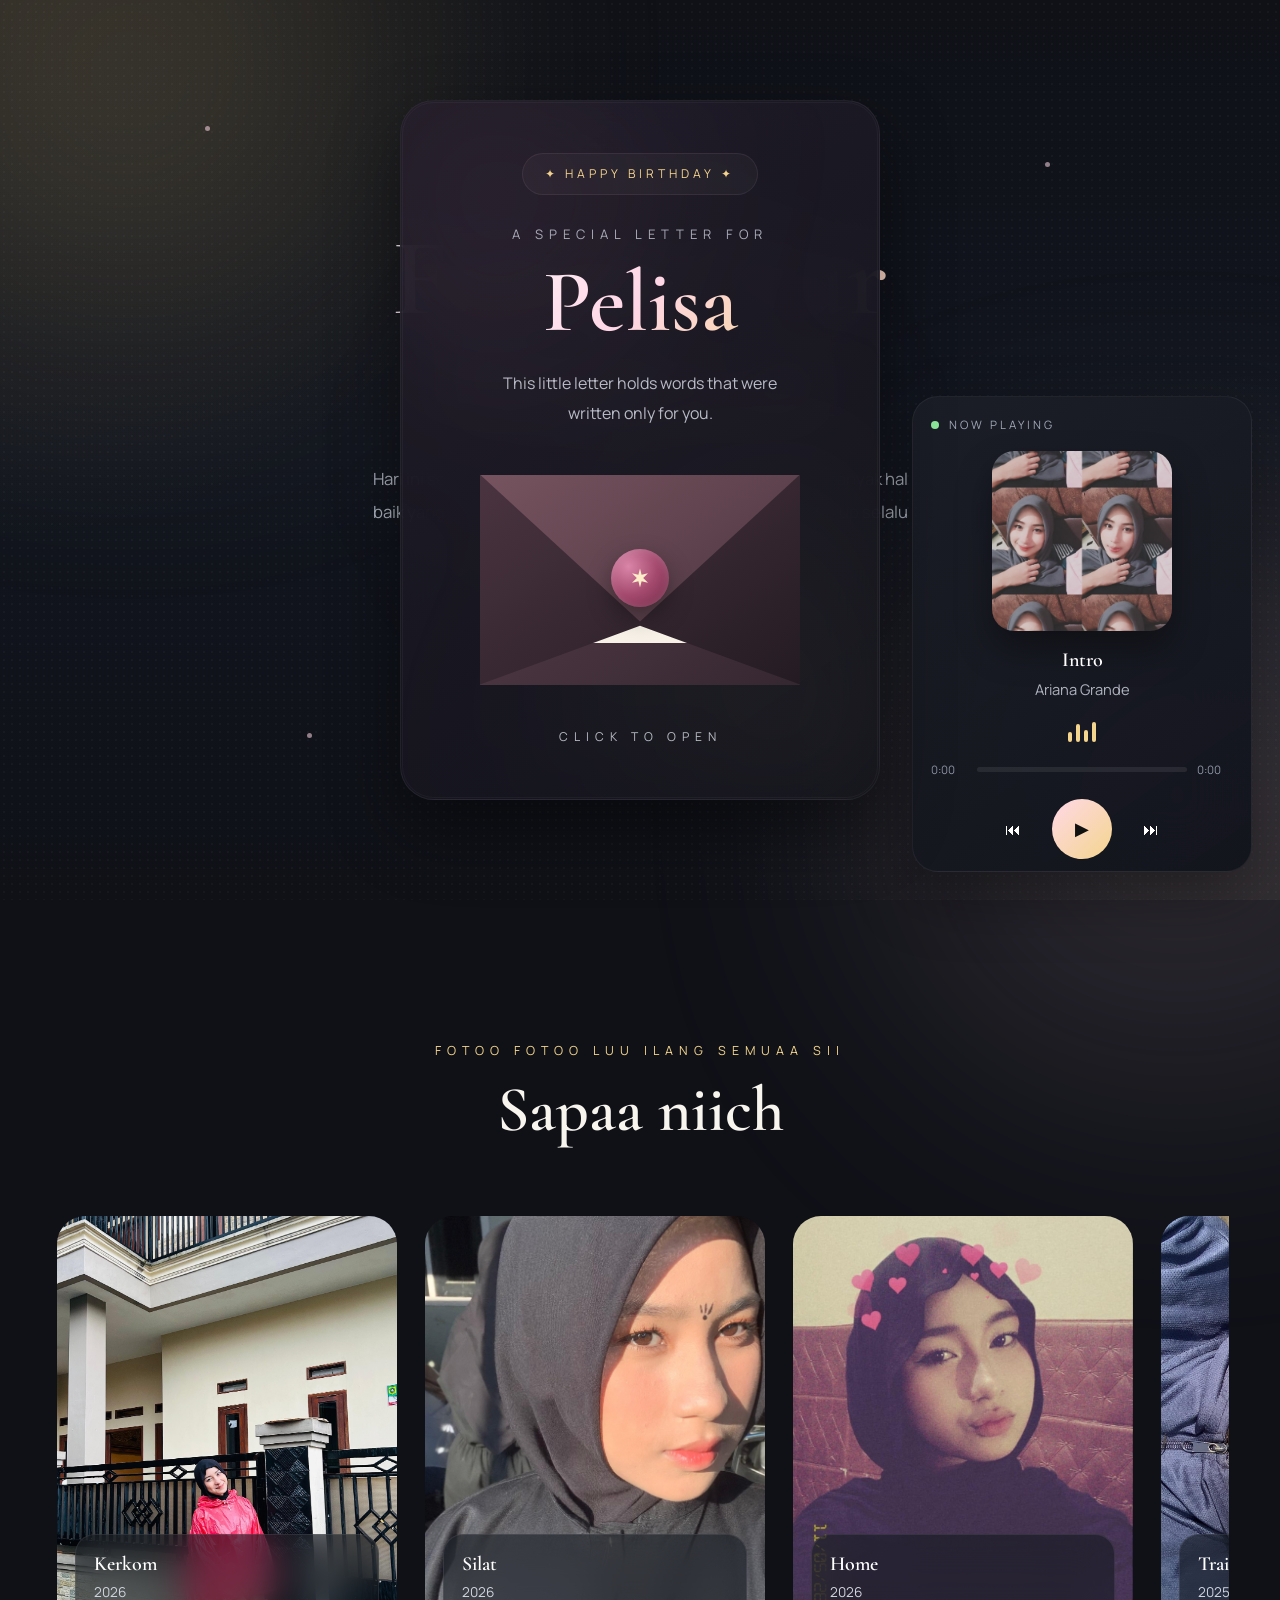
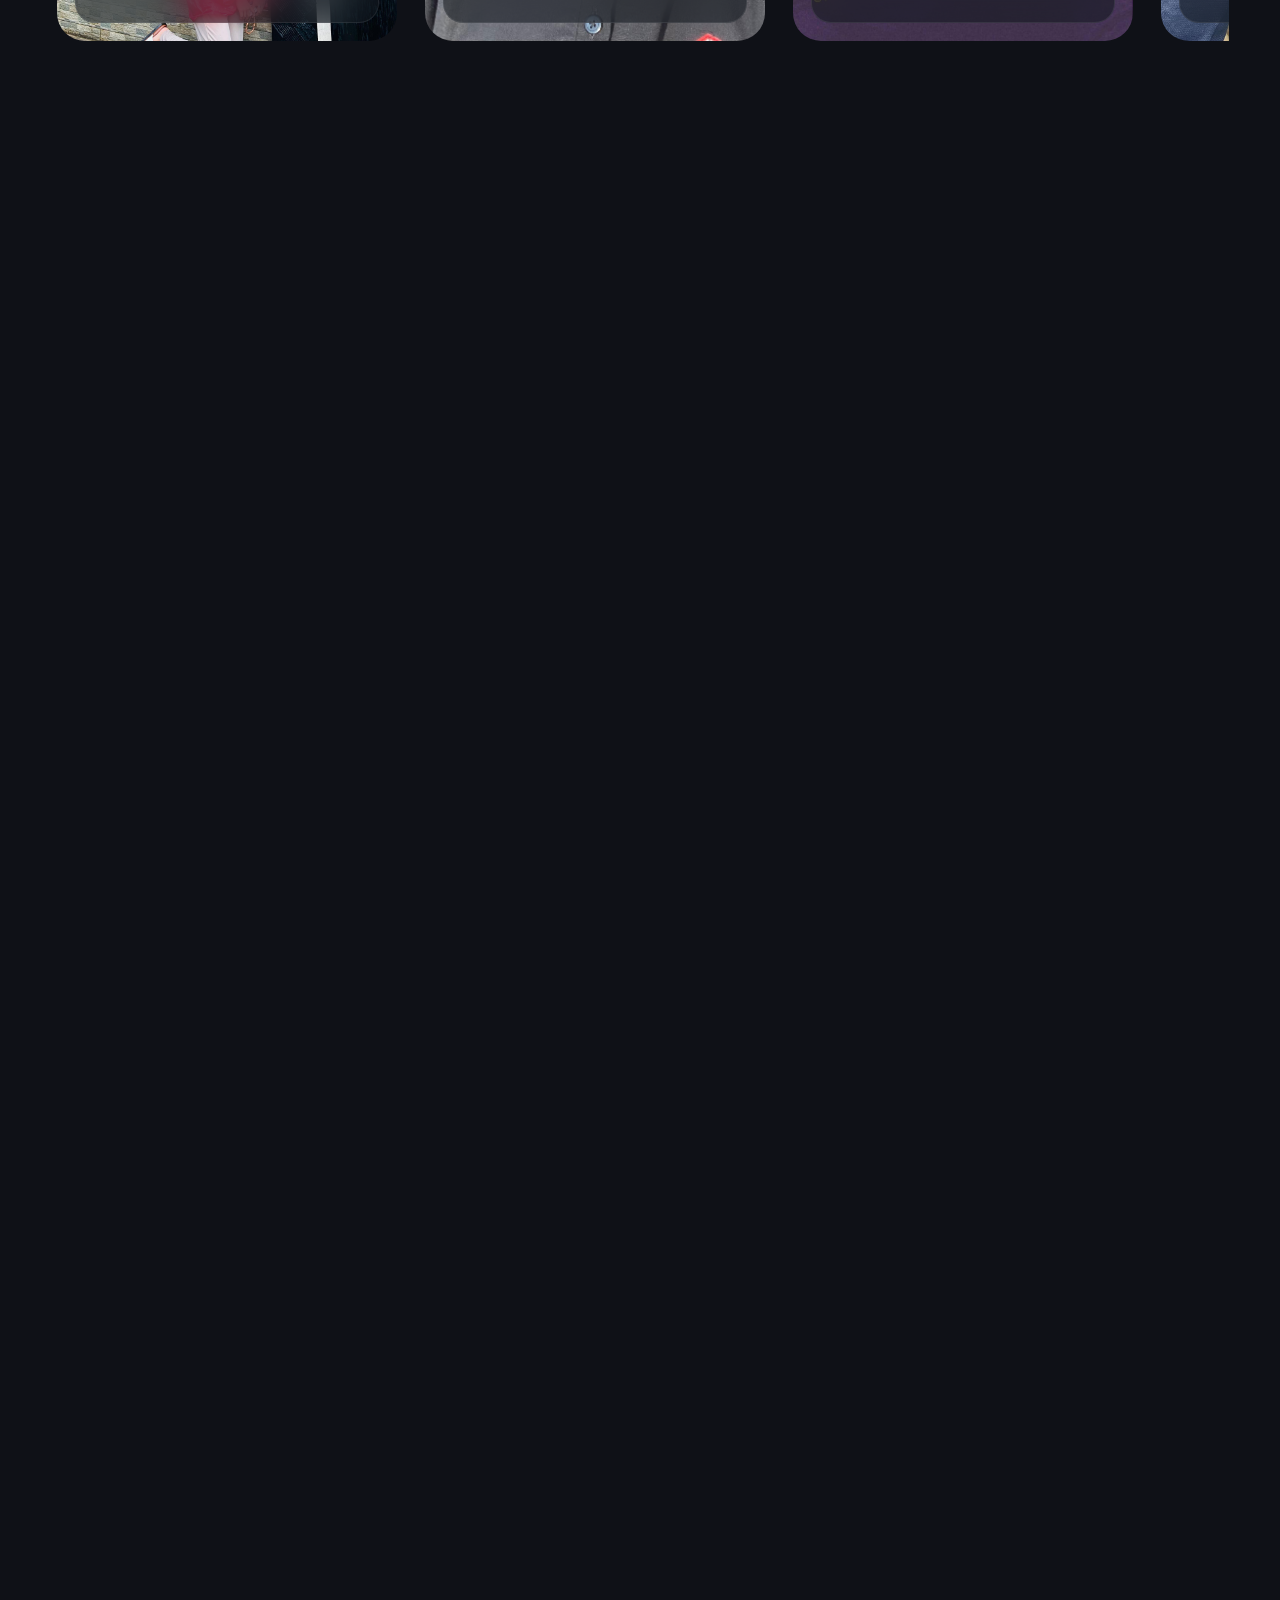
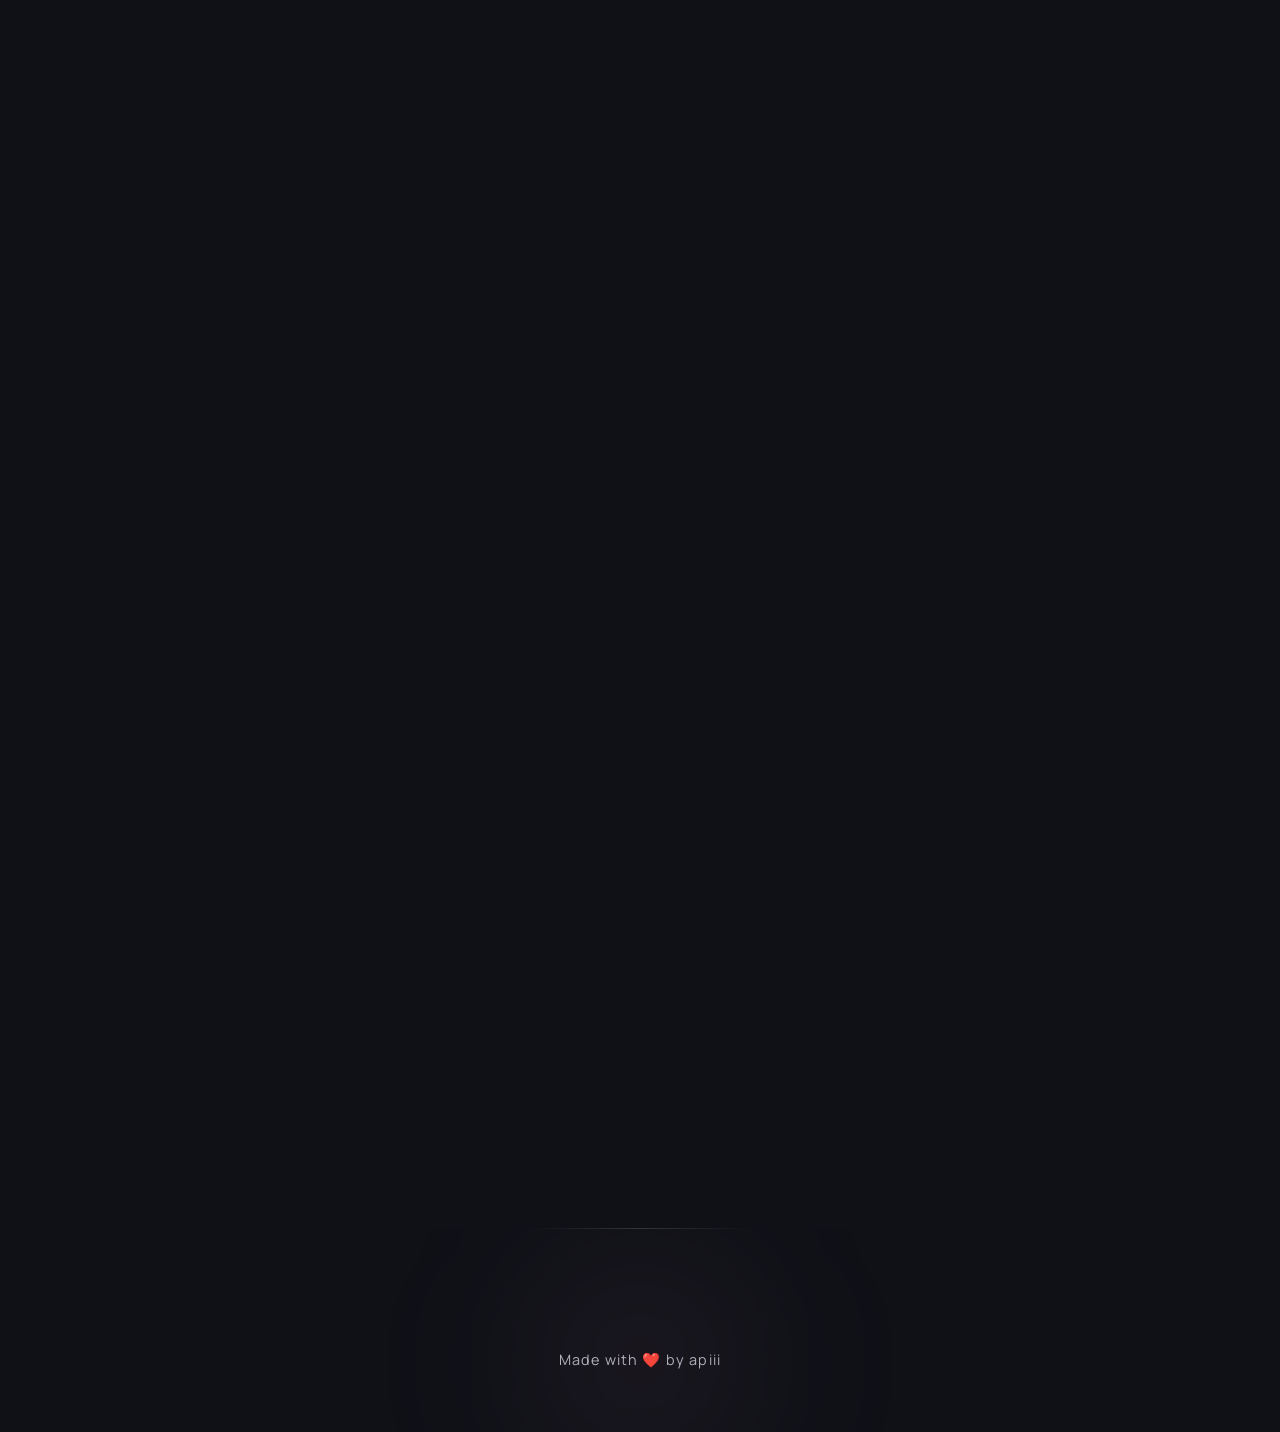
<file: index.html>
<!DOCTYPE html>
<html lang="id">
<head>
<meta charset="UTF-8">
<meta name="viewport" content="width=device-width, initial-scale=1.0">

<title>Happy Birthday, Pelisa</title>

<meta name="description" content="A Special Birthday Letter">
<meta name="theme-color" content="#0F1117">

<link rel="preconnect" href="https://fonts.googleapis.com">
<link rel="preconnect" href="https://fonts.gstatic.com" crossorigin>

<link href="https://fonts.googleapis.com/css2?family=Cormorant+Garamond:wght@400;500;600;700&family=Manrope:wght@300;400;500;600;700&family=Great+Vibes&display=swap" rel="stylesheet">

<link rel="stylesheet" href="style.css">
<!-- <link rel="stylesheet" href="gallery.css"> -->
</head>

<body>

<!-- Background -->
<div class="background-gradient"></div>
<div class="background-glow glow-1"></div>
<div class="background-glow glow-2"></div>
<div class="noise-overlay"></div>

<!-- Floating Petals -->
<div class="petal-layer" id="petalLayer"></div>

<!-- ========================= -->
<!-- ENVELOPE -->
<!-- ========================= -->

<section class="screen envelope-screen" id="envelopeScreen">

    <div class="envelope-container">

        <div class="ambient-stars">
            <span></span>
            <span></span>
            <span></span>
        </div>

        <div class="envelope-card">

            <p class="envelope-badge">
                ✦ Happy Birthday ✦
            </p>

            <p class="envelope-eyebrow">
                A Special Letter For
            </p>

            <h1 class="envelope-name">
                Pelisa
            </h1>

            <p class="envelope-description">
                This little letter holds
                words that were written
                only for you.
            </p>

            <div class="envelope-glow"></div>

            <div class="envelope" id="envelope">

                <div class="envelope-back"></div>

                <div class="letter-peek"></div>

                <div class="envelope-flap"></div>

                <div class="wax-seal" id="waxSeal">

                    <svg viewBox="0 0 60 60">
                        <path d="M30 6 L34 22 L50 18 L38 30 L50 42 L34 38 L30 54 L26 38 L10 42 L22 30 L10 18 L26 22 Z" fill="currentColor"/>
                    </svg>

                </div>

                <div class="envelope-front"></div>

            </div>

            <p class="envelope-hint">
                Click To Open
            </p>

        </div>

    </div>

</section>

<!-- ========================= -->
<!-- MAIN -->
<!-- ========================= -->

<main class="main-content" id="mainContent">

<!-- HERO -->

<section class="hero">

    <div class="container">

        <div class="hero-content">

            <p class="eyebrow gold">
            Happy Birthday
            </p>

            <h1 class="hero-name">
            Felisha Nur Dzakirah
            </h1>

            <p class="hero-sub">
            Hari ini semuanya tentang lu. Semoga di umur yang baru ini, banyak hal baik yang dateng, banyak doa yang dikabulin, dan semoga hidup selalu mempertemuin lu sama kebahagiaan.
            </p>

            <div class="scroll-cue">

            <span></span>

            <p>Scroll Pelan Pelan nyaak</p>

            </div>
    
        </div>

    </div>

</section>

<!-- ========================= -->
<!-- GALLERY -->
<!-- ========================= -->

<!-- ================= Gallery ================= -->

<section class="gallery">

<div class="container">

<p class="section-eyebrow">

fotoo fotoo luu ilang semuaa sii

</p>

<h2 class="section-title">

Sapaa niich

</h2>

<div class="gallery__wrapper">

<div class="gallery__track">

<figure class="gallery__item">

<img src="assets/image/foto 6.jpeg">

<figcaption>

<h4>Kerkom</h4>

<p>2026</p>

</figcaption>

</figure>

<figure class="gallery__item">

<img src="assets/image/foto 1.jpeg">

<figcaption>

<h4>Silat</h4>

<p>2026</p>

</figcaption>

</figure>

<figure class="gallery__item">

<img src="assets/image/foto 3.jpeg">

<figcaption>

<h4>Home</h4>

<p>2026</p>

</figcaption>

</figure>

<figure class="gallery__item">

<img src="assets/image/foto 4.jpeg">

<figcaption>

<h4>Training</h4>

<p>2025</p>

</figcaption>

</figure>
<figure class="gallery__item">

<img src="assets/image/foto 5.jpeg">

<figcaption>

<h4>Scholl</h4>

<p>2026</p>

</figcaption>

</figure>
<figure class="gallery__item">

<img src="assets/image/foto 2.jpeg">

<figcaption>

<h4>Show</h4>

<p>Agutus 2025</p>

</figcaption>

</figure>

</div>

</div>

</div>

</section>
<!-- ========================= -->
<!-- LETTER -->
<!-- ========================= -->

<section class="section letter-section">

<div class="container">

<p class="eyebrow">
Adaa Suraat Wooy
</p>

<h2 class="section-title">
Bacaa Yaaa
</h2>

<div class="letter-card">

<div class="paper-texture"></div>

<div class="letter-content">

<span class="quote-mark">“</span>

<div class="letter-body">

<p>wooooy Pelisss...</p>

<p>
Meeet ulaaang tahuun yaaaakkk! 🎉
Sumpah w bingung jir mau ngucapin apaan, takut malah jadi alay di mata lu wkwkwk.
</p>

<p>
Pokoknya semoga lu selalu sehat yaa.
Semoga selalu dikasih kesehatan, rezekinya dilancarin, apa yang lagi lu pengen dan perjuangin semoga satu-satu bisa tercapai.
Yang paling penting, semoga lu selalu punya banyak alasan buat senyum. 🤍
</p>

<p>
Jangan lupa tetep sayang sama keluarga, terutama mamah sama papa lu. sama w juga wkwk
Terus jangan kebanyakan capee yaa, akhir-akhir ini keliatan capek banget soalnya. 🥹
W juga udah jarang ngajak lu main karena tau lu lagi banyak kegiatan wkwkw. and lu nyaa nolak mulu... gpp sii lagi sibuuk
</p>

<p>Terakhir, makasih yaa udah mo di bukaaa.
semoga lu seneng ga ilfiil di kasih beginian 😗

Ouhh iyaa, w juga mau minta maaf yaa.
Kalo belakangan ini w sering ga jelas, suka nuduh-nuduh lu macem-macem, or bikin lu kesel.
W sadar kadang w kebawa overthinking, padahal lu ga salah apa-apa.
Maafin w yaa.

Semoga gara-gara itu semua lu ga jadi ilang rasa atau berubah ke w.
W bakal usaha ko buat lebih percaya sama lu and lebih better.

and w bakal always sayang sama lu. 🤍
</p>

<p>Udah ah, capek begadang mulu buat bikin beginian. 😭
Terakhir banget nih...
Inget gaa hari ini w ngajak lu ke mana wooy?
Jangan Lupaa, kalo ga ada kegiatan w jemput lu.
Iyaa gaa? 😌
</p>

<p class="letter-signoff">
Balees yaa di WA,
</p>

<p class="signature">
From Muhamad Nur Raply 
</p>

</div>

<span class="quote-mark closing">”</span>

</div>

</div>

</div>

</section>

<!-- ========================= -->
<!-- SURPRISE -->
<!-- ========================= -->

<section class="section surprise-section">

<div class="container">

<p class="eyebrow">
One Last Surprise
</p>

<h2 class="section-title">
Light The Candles
</h2>

<p class="surprise-instruction">
Coba tekeen peew liliin nyaaa bakal nyalaa
</p>

<div class="candles" id="candles">

<button class="candle"
data-msg="anjaas keren kaan"
aria-label="Candle 1">

<span class="flame"></span>
<span class="wick"></span>
<span class="wax"></span>

</button>

<button class="candle"
data-msg="Happy Birtday! Semoga semua doa terbaik terkabul nyaak "
aria-label="Candle 2">

<span class="flame"></span>
<span class="wick"></span>
<span class="wax"></span>

</button>

<button class="candle"
data-msg="di tunggu aja next GIFT nyaa"
aria-label="Candle 3">

<span class="flame"></span>
<span class="wick"></span>
<span class="wax"></span>

</button>

</div>

<div class="secret-message" id="secretMessage">

<p id="secretText"></p>

</div>

<div class="final-reveal" id="finalReveal">

<p class="final-eyebrow">
Finally...
</p>

<p class="final-text">

Thank you for being born.

<br><br>

Happy Birthday,
Pelisa 🤍

</p>

</div>

</div>

</section>

<footer class="footer">

<div class="footer-content">

<p>
Made with ❤️ by apiii
</p>

</div>

</footer>

</main>

<!-- ===================================== -->
<!-- SPOTIFY PLAYER PREMIUM -->
<!-- ===================================== -->

<div class="spotify-player collapsed" id="spotifyPlayer">

    <div class="spotify-header">

        <span class="playing-dot"></span>

        <p>NOW PLAYING</p>

    </div>

    <div class="spotify-cover">

        <img
        id="albumCover"
        src="assets/image/foto music.jpeg"
        alt="Album Cover">

    </div>

    <div class="spotify-info">

        <h4 id="songTitle">
            Intro
        </h4>

        <p id="artistName">
            Ariana Grande
        </p>

    </div>

    <div class="equalizer">

        <span></span>
        <span></span>
        <span></span>
        <span></span>

    </div>

    <div class="progress-area">

        <span id="currentTime">

            0:00

        </span>

        <div class="progress-bar">

            <div class="progress" id="progress"></div>

        </div>

        <span id="duration">

            0:00

        </span>

    </div>

    <div class="spotify-controls">

        <button aria-label="Previous Song">

        ⏮

        </button>

        <button
        class="play-button"
        id="musicToggle"
        aria-label="Play Music">

            ▶

        </button>

       <button aria-label="Next Song">

        ⏭

        </button>

    </div>

</div>

<audio id="bgMusic" loop preload="none">

    <source src="assets/music/Music Ariana Grande.mpeg" type="audio/mpeg">

    Browser Anda tidak mendukung audio.

</audio>
<script src="script.js"></script>

</body>
</html>
</file>
<file: style.css>
/* ==========================================================
   RESET
========================================================== */

*,
*::before,
*::after{

    margin:0;
    padding:0;

    box-sizing:border-box;

}

html{

    scroll-behavior:smooth;

    -webkit-text-size-adjust:100%;

}

body{

    overflow-x:hidden;

    min-height:100vh;

}

img{

    display:block;

    max-width:100%;

    height:auto;

}

button{

    border:none;

    outline:none;

    background:none;

    cursor:pointer;

    font:inherit;

}

a{

    color:inherit;

    text-decoration:none;

}

ul,
ol{

    list-style:none;

}


/* ==========================================================
   ROOT
========================================================== */

:root{

    /* Layout */

    --container:1180px;

    --radius-sm:12px;
    --radius-md:20px;
    --radius-lg:30px;

    /* Color */

    --bg:#0F1117;

    --surface:#171B24;

    --surface-light:#202633;

    --gold:#F4D58D;

    --gold-light:#FFE7B3;

    --text:#F8F5EF;

    --muted:#B8BCC7;

    --border:rgba(255,255,255,.08);

    /* Shadow */

    --shadow:

    0 20px 60px rgba(0,0,0,.35);

    /* Transition */

    --transition:.4s ease;

    /* Font */

    --display:"Cormorant Garamond",serif;

    --body:"Manrope",sans-serif;

    --script:"Great Vibes",cursive;

}


/* ==========================================================
   BODY
========================================================== */

body{

    font-family:var(--body);

    color:var(--text);

    background:var(--bg);

    line-height:1.7;

    overflow-x:hidden;

    position:relative;

}


/* ==========================================================
   TYPOGRAPHY
========================================================== */

h1,
h2,
h3,
h4{

    font-family:var(--display);

    font-weight:600;

    line-height:1.1;

}

p{

    color:var(--muted);

}


/* ==========================================================
   CONTAINER
========================================================== */

.container{

    width:min(92%,var(--container));

    margin-inline:auto;

}


/* ==========================================================
   SECTION
========================================================== */

section{

    position:relative;

}

.section{

    padding:140px 0;

}


/* ==========================================================
   BACKGROUND
========================================================== */

.background-gradient{

    position:fixed;

    inset:0;

    z-index:-5;

    background:

    radial-gradient(circle at top left,
    rgba(244,213,141,.08),
    transparent 35%),

    radial-gradient(circle at bottom right,
    rgba(255,231,179,.05),
    transparent 35%),

    linear-gradient(
    180deg,
    #0F1117,
    #11151E,
    #0F1117);

}

.background-glow{

    position:fixed;

    width:500px;

    height:500px;

    border-radius:50%;

    filter:blur(140px);

    opacity:.18;

    pointer-events:none;

    z-index:-4;

}

.glow-1{

    top:-180px;

    left:-120px;

    background:#F4D58D;

}

.glow-2{

    right:-150px;

    bottom:-150px;

    background:#FFD6E7;

}

.noise-overlay{

    position:fixed;

    inset:0;

    pointer-events:none;

    opacity:.03;

    background-image:

    radial-gradient(circle,#ffffff 1px,transparent 1px);

    background-size:8px 8px;

    z-index:-3;

}
/* ==========================================================
   ENVELOPE
========================================================== */

/* =========================
   SCREEN
========================= */

.envelope-screen{

    position:fixed;

    inset:0;

    display:flex;

    justify-content:center;

    align-items:center;

    padding:24px;

    z-index:9999;

}

/* =========================
   CONTAINER
========================= */

.envelope-container{

    width:100%;

    display:flex;

    justify-content:center;

    align-items:center;

}

/* =========================
   CARD
========================= */

.envelope-card{

    position:relative;

    width:min(480px,100%);

    padding:52px 40px;

    border-radius:34px;

    overflow:hidden;

    text-align:center;

    background:
    linear-gradient(
        145deg,
        rgba(32,28,40,.95),
        rgba(19,20,28,.96)
    );

    border:1px solid rgba(255,255,255,.06);

    backdrop-filter:blur(30px);

    box-shadow:

    0 30px 70px rgba(0,0,0,.45);

}

.envelope-card::before{

    content:"";

    position:absolute;

    inset:1px;

    border-radius:32px;

    border:1px solid rgba(255,255,255,.04);

    pointer-events:none;

}

/* =========================
   GLOW
========================= */

.envelope-glow{

    position:absolute;

    inset:0;

    pointer-events:none;

    background:

    radial-gradient(

        circle at top left,

        rgba(233,138,180,.10),

        transparent 45%

    ),

    radial-gradient(

        circle at bottom right,

        rgba(244,213,141,.06),

        transparent 55%

    );

    filter:blur(70px);

}

/* =========================
   BADGE
========================= */

.envelope-badge{

    display:inline-flex;

    align-items:center;

    gap:10px;

    padding:10px 22px;

    margin-bottom:28px;

    border-radius:999px;

    border:1px solid rgba(255,214,231,.08);

    background:rgba(255,255,255,.03);

    color:#F4D58D;

    font-size:.76rem;

    letter-spacing:4px;

    text-transform:uppercase;

}

/* =========================
   TEXT
========================= */

.envelope-eyebrow{

    margin-bottom:12px;

    color:#A8ACB8;

    letter-spacing:6px;

    text-transform:uppercase;

    font-size:.82rem;

}

.envelope-name{

    margin-bottom:22px;

    font-size:clamp(4rem,8vw,5.5rem);

    line-height:1;

    background:

    linear-gradient(

        135deg,

        #FFF,

        #FFD8E7,

        #F4D58D

    );

    -webkit-background-clip:text;

    background-clip:text;

    color:transparent;

}

.envelope-description{

    max-width:320px;

    margin:0 auto 46px;

    color:#B8BCC7;

    line-height:1.9;

}

/* =========================
   ENVELOPE
========================= */

.envelope{

    position:relative;

    width:320px;

    height:210px;

    margin:auto;

    cursor:pointer;

    transition:.45s ease;

}

.envelope:hover{

    transform:translateY(-6px);

}

/* belakang */

.envelope-back{

    position:absolute;

    inset:0;

    background:

    linear-gradient(

        145deg,

        #5B404C,

        #352730

    );

}

/* depan */

.envelope-front{

    position:absolute;

    inset:0;

    clip-path:polygon(0 0,100% 0,100% 100%,50% 72%,0 100%);

    background:

    linear-gradient(

        145deg,

        #4A3440,

        #241B22

    );

}

/* flap */

.envelope-flap{

    position:absolute;

    inset:0;

    transform-origin:top;

    clip-path:polygon(0 0,100% 0,50% 70%);

    background:

    linear-gradient(

        145deg,

        #76535F,

        #47323C

    );

    transition:transform .8s ease;

    z-index:3;

}

/* surat */

.letter-peek{

    position:absolute;

    left:50%;

    top:18px;

    transform:translateX(-50%);

    width:82%;

    height:150px;

    border-radius:8px;

    background:

    linear-gradient(

        180deg,

        #FFFDF8,

        #F7F1E7

    );

    transition:.6s ease;

}

/* =========================
   WAX
========================= */

.wax-seal{

    position:absolute;

    left:50%;

    top:74px;

    transform:translateX(-50%);

    width:58px;

    height:58px;

    border-radius:50%;

    display:flex;

    justify-content:center;

    align-items:center;

    z-index:10;

    color:#FFECC8;

    background:

    radial-gradient(

        circle at 30% 30%,

        #DA86A9,

        #A4496E,

        #6C2943

    );

    box-shadow:

    inset 0 2px 8px rgba(255,255,255,.18),

    0 10px 25px rgba(0,0,0,.35);

}

.wax-seal svg{

    width:24px;

    height:24px;

}

/* =========================
   HINT
========================= */

.envelope-hint{

    margin-top:42px;

    color:#B8BCC7;

    font-size:.76rem;

    letter-spacing:6px;

    text-transform:uppercase;

}

/* =========================
   STARS
========================= */

.ambient-stars{

    position:absolute;

    inset:0;

    pointer-events:none;

}

.ambient-stars span{

    position:absolute;

    width:5px;

    height:5px;

    border-radius:50%;

    background:#FFD8E7;

    opacity:.55;

}

.ambient-stars span:nth-child(1){

    top:14%;
    left:16%;

}

.ambient-stars span:nth-child(2){

    top:18%;
    right:18%;

}

.ambient-stars span:nth-child(3){

    bottom:18%;
    left:24%;

}

/* =========================
   MOBILE
========================= */

@media(max-width:768px){

.envelope-card{

padding:42px 26px;

border-radius:28px;

}

.envelope-name{

font-size:clamp(3.2rem,12vw,4.5rem);

}

.envelope-description{

font-size:.95rem;

max-width:280px;

}

.envelope{

width:270px;

height:178px;

}

.wax-seal{

width:52px;

height:52px;

top:62px;

}

.envelope-hint{

margin-top:34px;

letter-spacing:4px;

}

}
/* ==========================================================
   HERO
========================================================== */

.hero{

    position:relative;

    min-height:100svh;

    display:flex;

    justify-content:center;

    align-items:center;

    overflow:hidden;

}

.hero .container{

    width:min(92%,1100px);

    display:flex;

    justify-content:center;

}

.hero-content{

    width:100%;

    max-width:760px;

    display:flex;

    flex-direction:column;

    align-items:center;

    text-align:center;

}

/* ==========================================
   EYEBROW
========================================== */

.hero .eyebrow{

    margin-bottom:18px;

    color:var(--gold);

    font-size:.78rem;

    letter-spacing:6px;

    text-transform:uppercase;

}

/* ==========================================
   TITLE
========================================== */

.hero-name{

    margin-bottom:28px;

    font-size:clamp(4.5rem,9vw,6.8rem);

    line-height:.95;

    background:

    linear-gradient(

        135deg,

        #FFF,

        #FFD7E8,

        #F4D58D

    );

    -webkit-background-clip:text;

    background-clip:text;

    color:transparent;

}

/* ==========================================
   SUBTITLE
========================================== */

.hero-sub{

    width:min(560px,90%);

    color:#AEB3BE;

    line-height:2;

    font-size:1.05rem;

}

/* ==========================================
   SCROLL
========================================== */

.scroll-cue{

    display:flex;

    flex-direction:column;

    align-items:center;

    gap:12px;

    margin-top:70px;

}

.scroll-cue span{

    width:2px;

    height:48px;

    border-radius:999px;

    background:rgba(255,255,255,.08);

    position:relative;

    overflow:hidden;

}

.scroll-cue span::before{

    content:"";

    position:absolute;

    inset:0;

    background:

    linear-gradient(

        transparent,

        var(--gold),

        transparent

    );

    animation:scrollLine 2s infinite;

}

.scroll-cue p{

    color:#8C93A0;

    font-size:.72rem;

    letter-spacing:5px;

    text-transform:uppercase;

}

/* ==========================================
   DECORATION
========================================== */

.hero::before{

    content:"";

    position:absolute;

    width:520px;

    height:520px;

    border-radius:50%;

    background:

    radial-gradient(

        circle,

        rgba(226,120,165,.08),

        transparent 70%

    );

    filter:blur(70px);

    z-index:-1;

}

/* ==========================================
   ANIMATION
========================================== */

@keyframes scrollLine{

0%{

transform:translateY(-120%);

}

100%{

transform:translateY(180%);

}

}

/* ==========================================
   TABLET
========================================== */

@media(max-width:992px){

.hero-name{

font-size:clamp(3.8rem,9vw,5.5rem);

}

.hero-sub{

font-size:1rem;

}

}

/* ==========================================
   MOBILE
========================================== */

@media(max-width:768px){

.hero{

padding:60px 0;

min-height:100svh;

}

.hero-content{

max-width:320px;

}

.hero .eyebrow{

font-size:.72rem;

letter-spacing:4px;

margin-bottom:14px;

}

.hero-name{

font-size:clamp(3rem,12vw,4rem);

margin-bottom:20px;

}

.hero-sub{

font-size:.92rem;

line-height:1.9;

}

.scroll-cue{

margin-top:52px;

}

.scroll-cue span{

height:40px;

}

.scroll-cue p{

font-size:.65rem;

letter-spacing:3px;

}

}
/* ==========================================================
   GALLERY
========================================================== */

.gallery{

    padding:140px 0;

}

.gallery .section-eyebrow{

    margin-bottom:14px;

    text-align:center;

    color:var(--gold);

    font-size:.78rem;

    letter-spacing:6px;

    text-transform:uppercase;

}

.gallery .section-title{

    margin-bottom:60px;

    text-align:center;

    font-size:clamp(2.4rem,5vw,4rem);

}

/* ==========================================
   WRAPPER
========================================== */

.gallery__wrapper{

    overflow:hidden;

}

/* ==========================================
   TRACK
========================================== */

.gallery__track{

    display:flex;

    gap:28px;

    overflow-x:auto;

    padding:10px 6px 20px;

    scroll-snap-type:x mandatory;

    scrollbar-width:none;

    -ms-overflow-style:none;

}

.gallery__track::-webkit-scrollbar{

    display:none;

}

/* ==========================================
   CARD
========================================== */

.gallery__item{

    position:relative;

    flex:0 0 340px;

    aspect-ratio:4/5;

    overflow:hidden;

    border-radius:28px;

    scroll-snap-align:center;

    background:#1C202A;

    transition:.45s ease;

    cursor:pointer;

}

.gallery__item:hover{

    transform:translateY(-10px);

}

.gallery__item img{

    width:100%;

    height:100%;

    object-fit:cover;

    transition:transform .8s ease;

}

.gallery__item:hover img{

    transform:scale(1.08);

}

/* ==========================================
   CAPTION
========================================== */

.gallery__item figcaption{

    position:absolute;

    left:18px;

    right:18px;

    bottom:18px;

    padding:18px;

    border-radius:20px;

    backdrop-filter:blur(18px);

    background:rgba(18,22,30,.55);

    border:1px solid rgba(255,255,255,.08);

}

.gallery__item h4{

    margin-bottom:6px;

    font-size:1.25rem;

    color:white;

}

.gallery__item p{

    font-size:.85rem;

    color:#D0D4DE;

}

/* ==========================================
   TABLET
========================================== */

@media(max-width:992px){

.gallery{

padding:110px 0;

}

.gallery__item{

flex:0 0 300px;

}

}

/* ==========================================
   MOBILE
========================================== */

@media(max-width:768px){

.gallery{

padding:80px 0;

}

.gallery .section-title{

margin-bottom:42px;

}

.gallery__track{

gap:18px;

padding-inline:4px;

}

.gallery__item{

flex:0 0 260px;

border-radius:22px;

}

.gallery__item figcaption{

left:14px;

right:14px;

bottom:14px;

padding:14px;

}

.gallery__item h4{

font-size:1rem;

}

.gallery__item p{

font-size:.78rem;

}

}
/* ==========================================================
   LETTER
========================================================== */

.letter-section{

    padding:160px 0;

}

.letter-section .eyebrow{

    text-align:center;

    margin-bottom:14px;

    color:var(--gold);

    font-size:.78rem;

    letter-spacing:6px;

    text-transform:uppercase;

}

.letter-section .section-title{

    text-align:center;

    margin-bottom:70px;

    font-size:clamp(2.5rem,5vw,4rem);

}

/* ==========================================
   CARD
========================================== */

.letter-card{

    position:relative;

    max-width:900px;

    margin:auto;

    padding:70px;

    border-radius:34px;

    overflow:hidden;

    background:

    linear-gradient(

        145deg,

        rgba(31,28,37,.96),

        rgba(18,20,27,.98)

    );

    border:1px solid rgba(255,255,255,.06);

    box-shadow:

    0 30px 80px rgba(0,0,0,.45);

}

/* ==========================================
   PAPER GLOW
========================================== */

.paper-texture{

    position:absolute;

    inset:0;

    opacity:.08;

    background:

    radial-gradient(circle,#FFF 1px,transparent 1px);

    background-size:8px 8px;

    pointer-events:none;

}

/* ==========================================
   CONTENT
========================================== */

.letter-content{

    position:relative;

    display:flex;

    gap:28px;

}

.quote-mark{

    font-family:var(--display);

    font-size:7rem;

    color:rgba(244,213,141,.12);

    line-height:1;

    user-select:none;

}

.quote-mark.closing{

    align-self:flex-end;

}

/* ==========================================
   BODY
========================================== */

.letter-body{

    flex:1;

}

.letter-body p{

    margin-bottom:24px;

    color:#D7DBE4;

    font-size:1.05rem;

    line-height:2;

}

.letter-signoff{

    margin-top:42px;

    color:#C7CBD4;

}

.signature{

    font-family:var(--script);

    font-size:3rem;

    color:#FFD7E8;

    line-height:1.2;

}

/* ==========================================
   DECORATION
========================================== */

.letter-card::before{

    content:"";

    position:absolute;

    inset:0;

    background:

    radial-gradient(

        circle at top right,

        rgba(244,213,141,.08),

        transparent 45%

    ),

    radial-gradient(

        circle at bottom left,

        rgba(226,120,165,.08),

        transparent 45%

    );

    pointer-events:none;

}

.letter-card::after{

    content:"";

    position:absolute;

    inset:1px;

    border-radius:32px;

    border:1px solid rgba(255,255,255,.04);

    pointer-events:none;

}

/* ==========================================
   TABLET
========================================== */

@media(max-width:992px){

.letter-card{

padding:54px;

}

}

/* ==========================================
   MOBILE
========================================== */

@media(max-width:768px){

.letter-section{

padding:100px 0;

}

.letter-section .section-title{

margin-bottom:42px;

}

.letter-card{

padding:36px 28px;

border-radius:24px;

}

.letter-content{

display:block;

}

.quote-mark{

display:none;

}

.letter-body p{

font-size:.95rem;

line-height:1.9;

margin-bottom:20px;

}

.signature{

font-size:2.4rem;

}

}
/* ==========================================================
   SURPRISE
========================================================== */

.surprise-section{

    padding:160px 0;

    text-align:center;

}

.surprise-section .eyebrow{

    color:var(--gold);

    margin-bottom:14px;

    font-size:.78rem;

    letter-spacing:6px;

    text-transform:uppercase;

}

.surprise-section .section-title{

    margin-bottom:18px;

    font-size:clamp(2.5rem,5vw,4rem);

}

.surprise-instruction{

    max-width:520px;

    margin:0 auto 70px;

    color:#AEB3BE;

}

/* ==========================================
   CANDLES
========================================== */

.candles{

    display:flex;

    justify-content:center;

    align-items:flex-end;

    gap:34px;

    margin-bottom:60px;

}

.candle{

    position:relative;

    width:64px;

    height:170px;

    border:none;

    background:none;

    cursor:pointer;

}

/* ==========================================
   WAX
========================================== */

.wax{

    position:absolute;

    bottom:0;

    left:50%;

    transform:translateX(-50%);

    width:44px;

    height:130px;

    border-radius:18px;

    background:

    linear-gradient(

        180deg,

        #FFF4E4,

        #F0DCC5

    );

    box-shadow:

    inset -4px 0 8px rgba(0,0,0,.06);

}

/* ==========================================
   WICK
========================================== */

.wick{

    position:absolute;

    left:50%;

    bottom:128px;

    transform:translateX(-50%);

    width:2px;

    height:14px;

    background:#333;

}

/* ==========================================
   FLAME
========================================== */

.flame{

    position:absolute;

    left:50%;

    bottom:142px;

    transform:translateX(-50%) scale(0);

    width:22px;

    height:34px;

    border-radius:50% 50% 50% 50% / 65% 65% 35% 35%;

    background:
    radial-gradient(
        circle,
        #FFF8D8 0%,
        #FFD56A 45%,
        #FF9332 80%
    );

    filter:drop-shadow(0 0 12px rgba(255,180,80,.65));

    opacity:0;

    transition:
        transform .35s ease,
        opacity .35s ease;

}
/* ==========================================
   CANDLE LIT
========================================== */

.candle.lit .flame{

    opacity:1;

    transform:
        translateX(-50%)
        scale(1);

    animation:
        flame 1.6s ease-in-out infinite;

}
.wick{

    background:#222;

    transition:.3s;

}

.candle.lit .wick{

    background:#5a3b1d;

}

/* ==========================================
   ACTIVE
========================================== */

.candle.active{

    transform:translateY(-8px);

}

.candle.active .wax{

    background:

    linear-gradient(

        180deg,

        #FFE6EF,

        #F5C6DA

    );

}

/* ==========================================
   MESSAGE
========================================== */

.secret-message{

    max-width:650px;

    margin:0 auto;

    padding:28px 34px;

    border-radius:24px;

    background:

    rgba(255,255,255,.04);

    border:1px solid rgba(255,255,255,.06);

    backdrop-filter:blur(18px);

    opacity:0;

    transform:translateY(20px);

    transition:.45s ease;

}

.secret-message.show{

    opacity:1;

    transform:translateY(0);

}

.secret-message p{

    color:#F2F4F8;

    line-height:1.9;

}

/* ==========================================
   FINAL
========================================== */

.final-reveal{

    margin-top:60px;

    opacity:0;

    transform:translateY(30px);

    transition:.5s ease;

}

.final-reveal.show{

    opacity:1;

    transform:translateY(0);

}

.final-eyebrow{

    margin-bottom:14px;

    color:var(--gold);

    letter-spacing:6px;

    text-transform:uppercase;

}

.final-text{

    font-size:1.15rem;

    color:#FFF;

    line-height:2;

}

/* ==========================================
   ANIMATION
========================================== */

@keyframes flame{

    0%{

        transform:
        translateX(-50%)
        scale(1);

    }

    50%{

        transform:
        translateX(-50%)
        scale(.92)
        rotate(3deg);

    }

    100%{

        transform:
        translateX(-50%)
        scale(1);

    }

}

/* ==========================================
   MOBILE
========================================== */

@media(max-width:768px){

.surprise-section{

padding:100px 0;

}

.candles{

gap:18px;

}

.candle{

width:54px;

height:150px;

}

.wax{

width:36px;

height:112px;

}

.wick{

bottom:110px;

}

.flame{

bottom:124px;

width:18px;

height:28px;

}

.secret-message{

padding:22px;

border-radius:20px;

}

.final-text{

font-size:1rem;

}

}
/* ==========================================================
   SPOTIFY PLAYER
========================================================== */

.spotify-player{

    position:fixed;

    right:28px;

    bottom:28px;

    width:340px;

    padding:18px;

    z-index:999;

    border-radius:26px;

    overflow:hidden;

    background:

    linear-gradient(
        145deg,
        rgba(28,30,40,.92),
        rgba(18,20,28,.95)
    );

    border:1px solid rgba(255,255,255,.06);

    backdrop-filter:blur(30px);

    box-shadow:

    0 25px 60px rgba(0,0,0,.35);

}

/* ==========================================
   HEADER
========================================== */

.spotify-header{

    display:flex;

    align-items:center;

    gap:10px;

    margin-bottom:16px;

}

.playing-dot{

    width:8px;

    height:8px;

    border-radius:50%;

    background:#8CE99A;

    animation:pulse 1.8s infinite;

}

.spotify-header p{

    font-size:.72rem;

    letter-spacing:3px;

    color:#9FA7B5;

    text-transform:uppercase;

}

/* ==========================================
   COVER
========================================== */

.spotify-cover{

    display:flex;

    justify-content:center;

    margin-bottom:18px;

}

.spotify-cover img{

    width:100%;

    max-width:180px;

    aspect-ratio:1;

    object-fit:cover;

    border-radius:22px;

    box-shadow:

    0 18px 35px rgba(0,0,0,.35);

}

/* ==========================================
   INFO
========================================== */

.spotify-info{

    text-align:center;

    margin-bottom:18px;

}

.spotify-info h4{

    font-size:1.25rem;

    margin-bottom:6px;

    color:#FFF;

}

.spotify-info p{

    color:#AEB3BE;

    font-size:.92rem;

}

/* ==========================================
   EQUALIZER
========================================== */

.equalizer{

    display:flex;

    justify-content:center;

    align-items:flex-end;

    gap:4px;

    height:22px;

    margin-bottom:18px;

}

.equalizer span{

    width:4px;

    border-radius:999px;

    background:var(--gold);

    animation:equalizer 1s infinite ease-in-out;

}

.equalizer span:nth-child(1){

height:10px;
animation-delay:0s;

}

.equalizer span:nth-child(2){

height:18px;
animation-delay:.2s;

}

.equalizer span:nth-child(3){

height:12px;
animation-delay:.4s;

}

.equalizer span:nth-child(4){

height:20px;
animation-delay:.6s;

}

/* ==========================================
   PROGRESS
========================================== */

.progress-area{

    display:flex;

    align-items:center;

    gap:10px;

    margin-bottom:20px;

}

.progress-area span{

    color:#8F96A5;

    font-size:.72rem;

    width:36px;

}

.progress-bar{

    flex:1;

    height:5px;

    overflow:hidden;

    border-radius:999px;

    background:rgba(255,255,255,.08);

}

.progress{

    width:0;

    height:100%;

    border-radius:999px;

    background:

    linear-gradient(
        90deg,
        #FFD8E7,
        var(--gold)
    );

}

/* ==========================================
   CONTROLS
========================================== */

.spotify-controls{

    display:flex;

    justify-content:center;

    align-items:center;

    gap:18px;

}

.spotify-controls button{

    width:42px;

    height:42px;

    display:flex;

    justify-content:center;

    align-items:center;

    border-radius:50%;

    color:#FFF;

    transition:.3s;

}

.spotify-controls button:hover{

    background:rgba(255,255,255,.06);

}

.play-button{

    width:60px !important;

    height:60px !important;

    font-size:1.1rem;

    color:#111 !important;

    background:

    linear-gradient(
        135deg,
        #FFD8E7,
        var(--gold)
    );

}

/* ==========================================
   MOBILE
========================================== */

@media(max-width:768px){

.spotify-player{

left:12px;

right:12px;

bottom:12px;

width:auto;

padding:12px 14px;

display:grid;

grid-template-columns:52px 1fr 44px;

grid-template-rows:auto 3px;

grid-template-areas:

"cover info play"

"progress progress progress";

align-items:center;

column-gap:12px;

row-gap:10px;

border-radius:20px;

}

.spotify-header,

.equalizer{

display:none;

}

.spotify-cover{

grid-area:cover;

margin:0;

}

.spotify-cover img{

width:52px;

height:52px;

border-radius:14px;

}

.spotify-info{

grid-area:info;

margin:0;

text-align:left;

}

.spotify-info h4{

font-size:.95rem;

white-space:nowrap;

overflow:hidden;

text-overflow:ellipsis;

margin-bottom:2px;

}

.spotify-info p{

font-size:.75rem;

}

.spotify-controls{

grid-area:play;

margin:0;

justify-content:flex-end;

gap:0;

}

.spotify-controls button:first-child,

.spotify-controls button:last-child{

display:none;

}

.play-button{

width:44px !important;

height:44px !important;

font-size:.95rem;

}

.progress-area{

grid-area:progress;

margin:0;

gap:0;

}

.progress-area span{

display:none;

}

.progress-bar{

width:100%;

height:3px;

}

}

/* ==========================================
   ANIMATION
========================================== */

@keyframes pulse{

0%,100%{

opacity:1;
transform:scale(1);

}

50%{

opacity:.4;
transform:scale(.8);

}

}

@keyframes equalizer{

0%,100%{

transform:scaleY(.4);

}

50%{

transform:scaleY(1);

}

}
/* ==========================================================
   FOOTER
========================================================== */

.footer{

    position:relative;

    padding:120px 0 60px;

    overflow:hidden;

}

/* ==========================================
   LINE
========================================== */

.footer::before{

    content:"";

    position:absolute;

    top:0;

    left:50%;

    transform:translateX(-50%);

    width:min(220px,40%);

    height:1px;

    background:

    linear-gradient(

        90deg,

        transparent,

        rgba(255,255,255,.14),

        transparent

    );

}

/* ==========================================
   GLOW
========================================== */

.footer::after{

    content:"";

    position:absolute;

    left:50%;

    bottom:-120px;

    transform:translateX(-50%);

    width:380px;

    height:380px;

    border-radius:50%;

    background:

    radial-gradient(

        circle,

        rgba(226,120,165,.08),

        transparent 70%

    );

    filter:blur(70px);

    pointer-events:none;

}

/* ==========================================
   CONTENT
========================================== */

.footer-content{

    display:flex;

    justify-content:center;

    align-items:center;

    flex-direction:column;

    gap:14px;

    text-align:center;

}

.footer-content p{

    color:#AEB3BE;

    font-size:.9rem;

    letter-spacing:.08em;

}

/* ==========================================
   CREDIT
========================================== */

.footer-content p span{

    color:var(--gold);

}

/* ==========================================
   MOBILE
========================================== */

@media(max-width:768px){

.footer{

padding:90px 0 40px;

}

.footer-content{

gap:10px;

}

.footer-content p{

font-size:.82rem;

}

}
/* ==========================================================
   ANIMATION SYSTEM
========================================================== */

:root{

    --ease:
    cubic-bezier(.22,.61,.36,1);

    --duration-fast:.35s;

    --duration:.6s;

    --duration-slow:1s;

}

/* ==========================================
   FADE UP
========================================== */

.fade-up{

    opacity:0;

    transform:translateY(50px);

    transition:

    opacity var(--duration) var(--ease),

    transform var(--duration) var(--ease);

}

.fade-up.show{

    opacity:1;

    transform:translateY(0);

}

/* ==========================================
   FADE
========================================== */

.fade{

    opacity:0;

    transition:

    opacity .8s var(--ease);

}

.fade.show{

    opacity:1;

}

/* ==========================================
   SCALE
========================================== */

.scale{

    opacity:0;

    transform:scale(.92);

    transition:

    transform .7s var(--ease),

    opacity .7s var(--ease);

}

.scale.show{

    opacity:1;

    transform:scale(1);

}

/* ==========================================
   ROTATE
========================================== */

.rotate{

    opacity:0;

    transform:

    rotate(-8deg)

    scale(.95);

    transition:.8s var(--ease);

}

.rotate.show{

    opacity:1;

    transform:

    rotate(0)

    scale(1);

}
/* ==========================================
   FLOAT
========================================== */

.float{

    animation:

    floating

    6s ease-in-out infinite;

}

@keyframes floating{

0%{

transform:translateY(0);

}

50%{

transform:translateY(-12px);

}

100%{

transform:translateY(0);

}

}
/* ==========================================
   GLOW
========================================== */

.glow{

animation:

glowPulse

4s ease-in-out infinite;

}

@keyframes glowPulse{

0%{

filter:brightness(1);

}

50%{

filter:

brightness(1.15);

}

100%{

filter:brightness(1);

}

}
/* ==========================================
   FADE IN
========================================== */

@keyframes fadeIn{

from{

opacity:0;

}

to{

opacity:1;

}

}
/* ==========================================
   SLIDE UP
========================================== */

@keyframes slideUp{

from{

opacity:0;

transform:

translateY(60px);

}

to{

opacity:1;

transform:

translateY(0);

}

}
/* ==========================================
   SCALE IN
========================================== */

@keyframes scaleIn{

from{

opacity:0;

transform:

scale(.9);

}

to{

opacity:1;

transform:

scale(1);

}

}
/* ==========================================
   ENVELOPE OPEN
========================================== */

@keyframes envelopeOpen{

0%{

transform:

rotateX(0);

}

100%{

transform:

rotateX(180deg);

}

}
/* ==========================================
   SCROLL LINE
========================================== */

@keyframes scrollLine{

0%{

transform:

translateY(-100%);

}

100%{

transform:

translateY(220%);

}

}
/* ==========================================
   FLAME
========================================== */

@keyframes flame{

0%{

transform:

translateX(-50%)

scale(1);

}

50%{

transform:

translateX(-50%)

scale(.9)

rotate(3deg);

}

100%{

transform:

translateX(-50%)

scale(1);

}

}
/* ==========================================
   PULSE
========================================== */

@keyframes pulse{

0%{

transform:scale(1);

}

50%{

transform:scale(1.15);

}

100%{

transform:scale(1);

}

}
/* ==========================================
   EQUALIZER
========================================== */

@keyframes equalizer{

0%{

transform:scaleY(.4);

}

50%{

transform:scaleY(1);

}

100%{

transform:scaleY(.4);

}

}
/* ==========================================
   ACCESSIBILITY
========================================== */

@media(prefers-reduced-motion:reduce){

*{

animation:none !important;

transition:none !important;

scroll-behavior:auto !important;

}

}
/* ==========================================================
   RESPONSIVE SYSTEM
========================================================== */

/* ==========================================
   DESKTOP XL
========================================== */

@media (min-width:1440px){

.container{

    max-width:1320px;

}

.hero-name{

    font-size:7rem;

}

.section{

    padding:180px 0;

}

}
/* ==========================================
   LAPTOP
========================================== */

@media (max-width:1200px){

.container{

width:min(94%,1100px);

}

.hero-name{

font-size:clamp(4rem,8vw,6rem);

}

.gallery__item{

flex:0 0 320px;

}

}
/* ==========================================
   TABLET
========================================== */

@media (max-width:992px){

.section{

padding:120px 0;

}

.hero-content{

max-width:620px;

}

.gallery__item{

flex:0 0 290px;

}

.spotify-player{

width:320px;

}

}
/* ==========================================
   MOBILE
========================================== */

@media (max-width:768px){

.container{

width:min(92%,100%);

}

.section{

padding:90px 0;

}

.hero{

padding-top:40px;

padding-bottom:120px;

}

.hero-name{

font-size:3.2rem;

}

.gallery{

padding:80px 0;

}

.letter-section{

padding:90px 0;

}

.surprise-section{

padding:90px 0;

}

.footer{

padding:70px 0 40px;

}

}
/* ==========================================
   SMALL PHONE
========================================== */

@media (max-width:480px){

.hero-name{

font-size:2.7rem;

}

.hero-sub{

font-size:.9rem;

}

.section-title{

font-size:2rem;

}

.envelope-card{

padding:34px 22px;

}

.envelope{

width:250px;

height:165px;

}

.gallery__item{

flex:0 0 240px;

}

.signature{

font-size:2.2rem;

}

}
/* ==========================================
   VERY SMALL PHONE
========================================== */

@media (max-width:360px){

.hero-name{

font-size:2.4rem;

}

.hero-sub{

font-size:.85rem;

}

.gallery__item{

flex:0 0 220px;

}

.spotify-player{

left:8px;

right:8px;

bottom:8px;

}

.play-button{

width:40px !important;

height:40px !important;

}

}
/* ==========================================
   LANDSCAPE
========================================== */

@media (max-height:600px){

.hero{

min-height:auto;

padding:120px 0;

}

.scroll-cue{

margin-top:30px;

}

}
/* ==========================================
   SAFE AREA
========================================== */

.spotify-player{

padding-bottom:

calc(12px + env(safe-area-inset-bottom));

}
/* ==========================================
   IMAGE
========================================== */

img{

display:block;

max-width:100%;

height:auto;

}
/* ==========================================
   PERFORMANCE
========================================== */

.hero,

.gallery__item,

.letter-card,

.spotify-player{

will-change:transform;

}
/* ==========================================
   SCROLLBAR
========================================== */

::-webkit-scrollbar{

width:8px;

}

::-webkit-scrollbar-thumb{

background:rgba(255,255,255,.08);

border-radius:999px;

}
.envelope.open .envelope-flap{

    transform:rotateX(180deg);

}

.envelope.open .letter-peek{

    transform:
        translateX(-50%)
        translateY(-70px);

}

.envelope-screen.opened{

    opacity:0;
    visibility:hidden;
    pointer-events:none;
    transition:.8s;

}
.petal{

    position:fixed;

    top:-30px;

    border-radius:50% 50% 50% 0;

    pointer-events:none;

    z-index:2;

    animation:petalFall linear infinite;

}
@keyframes petalFall{

0%{

transform:
translateY(-60px)
rotate(0);

}

100%{

transform:
translateY(110vh)
rotate(360deg);

}

}
</file>
<file: gallery.css>
/* ==========================================================
   GALLERY
========================================================== */

.gallery{

    overflow:hidden;

}

.gallery .container{

    display:flex;

    flex-direction:column;

    align-items:center;

}

.gallery__wrapper{

    width:100%;

    margin-top:60px;

    position:relative;

}

.gallery__track{

    display:flex;

    gap:28px;

    overflow-x:auto;

    scroll-behavior:smooth;

    scroll-snap-type:x mandatory;

    padding-bottom:20px;

    scrollbar-width:none;

}

.gallery__track::-webkit-scrollbar{

    display:none;

}

/* ===================== CARD ===================== */

.gallery__item{

    flex:0 0 320px;

    scroll-snap-align:center;

    transition:var(--transition-normal);

}

.gallery__item:nth-child(odd){

    transform:rotate(-2deg);

}

.gallery__item:nth-child(even){

    transform:rotate(2deg);

}

.gallery__item:hover{

    transform:
        translateY(-10px)
        rotate(0deg);

}

/* ===================== IMAGE ===================== */

.gallery__item img{

    width:100%;

    aspect-ratio:4/5;

    object-fit:cover;

    border-radius:var(--radius-lg);

    border:6px solid white;

    box-shadow:var(--shadow-lg);

    transition:var(--transition-normal);

}

.gallery__item:hover img{

    transform:scale(1.04);

}

/* ===================== CAPTION ===================== */

.gallery__item figcaption{

    margin-top:18px;

    text-align:center;

}

.gallery__item figcaption h4{

    color:var(--text-primary);

    font-size:1rem;

    margin-bottom:6px;

}

.gallery__item figcaption p{

    font-size:.85rem;

    color:var(--text-muted);

}

/* ===================== FADE ===================== */

.gallery__wrapper::before,

.gallery__wrapper::after{

    content:"";

    position:absolute;

    top:0;

    bottom:0;

    width:70px;

    pointer-events:none;

    z-index:2;

}

.gallery__wrapper::before{

    left:0;

    background:
    linear-gradient(
        90deg,
        var(--bg-primary),
        transparent
    );

}

.gallery__wrapper::after{

    right:0;

    background:
    linear-gradient(
        270deg,
        var(--bg-primary),
        transparent
    );

}

/* ===================== MOBILE ===================== */

@media(max-width:768px){

.gallery{

padding:90px 0;

}

.gallery__item{

flex:0 0 82%;

transform:none !important;

}

.gallery__wrapper::before,

.gallery__wrapper::after{

display:none;

}

}
</file>
